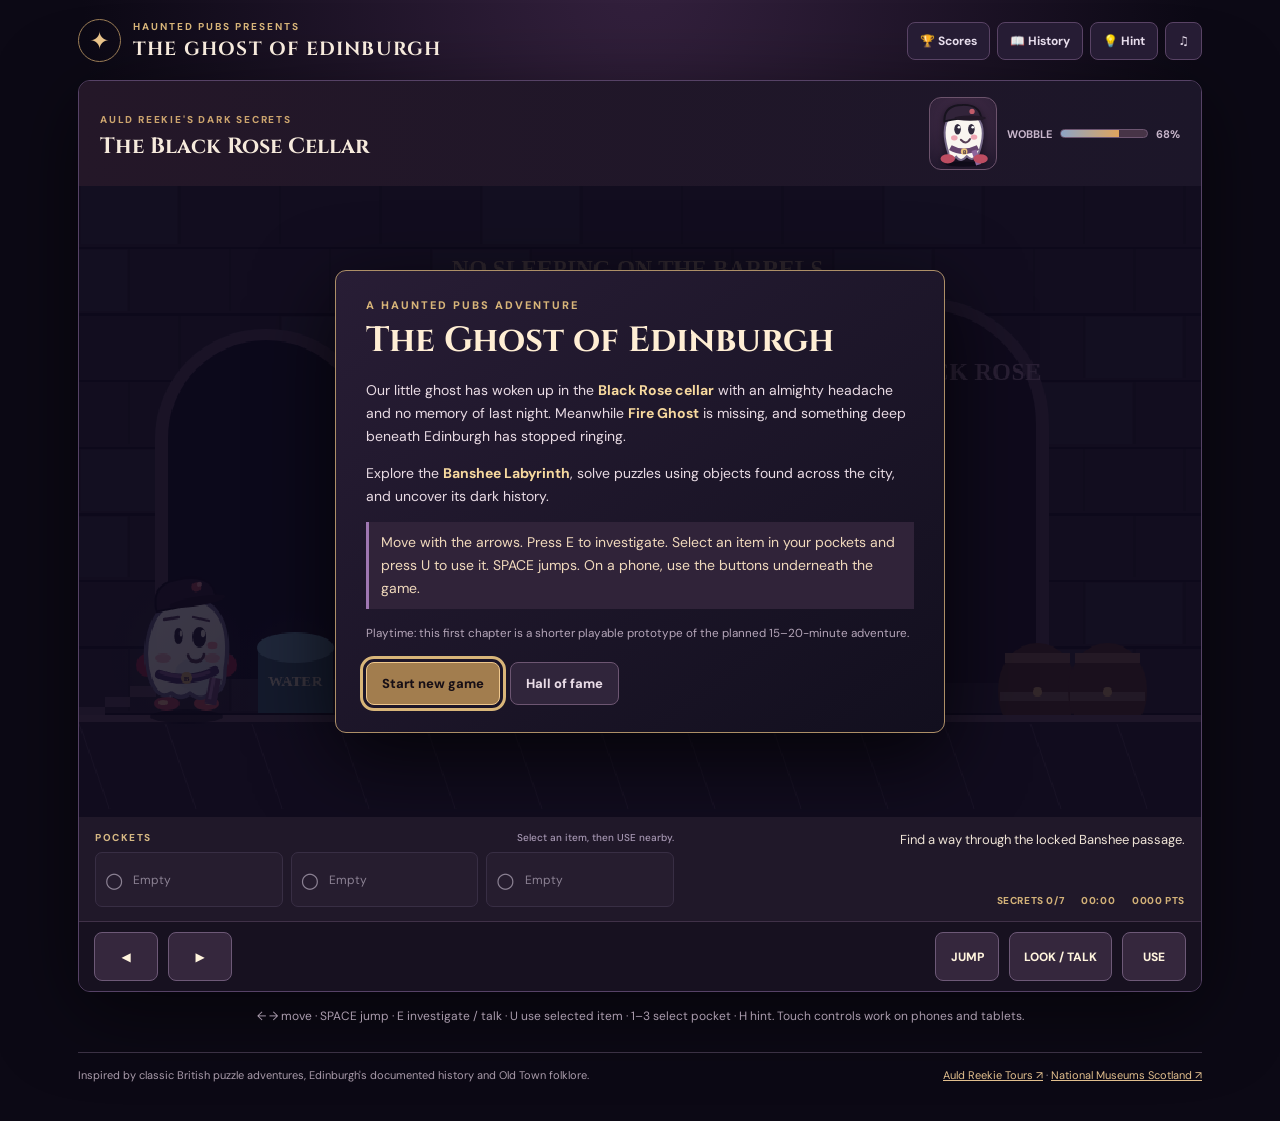
<file: ghost-of-edinburgh/index.html>
<!doctype html>
<html lang="en-GB">
<head>
  <meta charset="utf-8" />
  <meta name="viewport" content="width=device-width, initial-scale=1, viewport-fit=cover" />
  <meta name="theme-color" content="#0c0915" />
  <meta name="description" content="An Edinburgh dark-history adventure starring one wobbly ghost, Fire Ghost and a great many bad decisions." />
  <title>The Ghost of Edinburgh — Auld Reekie's Dark Secrets</title>
  <link rel="stylesheet" href="style.css?v=touch-fix-3" />
</head>
<body>
<div class="site">
  <header class="topbar">
    <div class="brand"><span class="sigil">✦</span><div><small>HAUNTED PUBS PRESENTS</small><strong>THE GHOST OF EDINBURGH</strong></div></div>
    <div class="top-actions"><button id="btn-leaderboard" type="button">🏆 <span>Scores</span></button><button id="btn-journal" type="button">📖 <span>History</span></button><button id="btn-hint" type="button">💡 <span>Hint</span></button><button id="btn-sound" type="button" aria-label="Toggle sound">♫</button></div>
  </header>

  <main>
    <div class="game-shell">
      <div class="game-header"><div><span class="eyebrow">AULD REEKIE'S DARK SECRETS</span><h1 id="room-title">The Black Rose Cellar</h1></div><div class="ghost-status"><button type="button" id="ghost-profile" class="ghost-portrait" aria-label="Hear what the ghost has to say" title="Tap for a ghostly remark"><svg viewBox="0 0 92 105" aria-hidden="true"><ellipse cx="46" cy="99" rx="27" ry="4" fill="#080713" opacity=".65"/><path d="M23 82Q9 39 29 24Q48 11 66 27Q83 44 69 83Q60 97 51 87Q42 98 35 88Q24 98 23 82Z" fill="#f9f5f0" stroke="#756888" stroke-width="3"/><path d="M17 31Q18 9 44 9Q71 8 73 30Q48 27 17 34Z" fill="#32243a" stroke="#17131e" stroke-width="3"/><ellipse cx="56" cy="29" rx="24" ry="4" fill="#211827"/><circle cx="59" cy="19" r="4" fill="#c15c6a"/><ellipse cx="32" cy="59" rx="5" ry="4" fill="#eea5b3"/><ellipse cx="62" cy="58" rx="5" ry="4" fill="#eea5b3"/><ellipse cx="37" cy="46" rx="5" ry="8" fill="#30293d"/><ellipse cx="58" cy="46" rx="5" ry="8" fill="#30293d"/><circle cx="39" cy="43" r="2" fill="white"/><circle cx="60" cy="43" r="2" fill="white"/><path d="M42 62Q50 71 56 61" fill="none" stroke="#563f55" stroke-width="3" stroke-linecap="round"/><path d="M26 74Q45 85 68 74" stroke="#65446e" stroke-width="8" fill="none"/><path d="M62 78L69 100" stroke="#8d659c" stroke-width="8"/><circle cx="47" cy="80" r="5" fill="#e7c27a"/><text x="47" y="83" font-size="8" fill="#37223a" text-anchor="middle" font-weight="bold">B</text><ellipse cx="22" cy="91" rx="11" ry="7" fill="#bd4d62"/><ellipse cx="72" cy="91" rx="11" ry="7" fill="#bd4d62"/></svg></button><div class="game-stat"><span>WOBBLE</span><div class="wobble-meter"><i id="wobble-fill"></i></div><b id="wobble-label">68%</b></div></div></div>
      <div class="canvas-wrap" id="canvas-wrap">
        <canvas id="game" width="960" height="540" role="img" aria-label="Retro pixel style Edinburgh adventure. Move with arrows, jump with Space, interact with E, use an inventory item with U."></canvas>
        <div id="toast" class="toast" aria-live="polite"></div>
        <div id="prompt" class="world-prompt" aria-live="polite"></div>
        <div id="modal" class="modal" hidden>
          <div class="modal-card" role="dialog" aria-modal="true" aria-labelledby="modal-title">
            <div class="modal-eyebrow" id="modal-eyebrow"></div><h2 id="modal-title"></h2><div class="modal-body" id="modal-body"></div><div class="modal-actions" id="modal-actions"></div>
          </div>
        </div>
      </div>
      <div class="below-canvas">
        <div class="inventory"><div class="inventory-head">POCKETS <span id="selected-label">Select an item, then USE near the object.</span></div><div id="inventory-slots" class="inventory-slots"></div></div>
        <div class="status"><span id="mission-text">Find your feet. Then find out what happened.</span><div class="status-sub"><span id="secret-count">SECRETS 0 / 7</span><span id="clock">00:00</span><span id="score">0000 PTS</span></div></div>
      </div>
      <div class="touch-controls" aria-label="Touch game controls"><div class="touch-move"><button data-control="left" aria-label="Move left">◀</button><button data-control="right" aria-label="Move right">▶</button></div><div class="touch-action"><button data-control="jump">JUMP</button><button data-control="interact">LOOK / TALK</button><button data-control="use">USE</button></div></div>
    </div>
    <p class="under-game">← → move · SPACE jump · E investigate / talk · U use selected item · 1–3 select pocket · H hint. Touch controls work on phones and tablets.</p>
    <footer><span>Inspired by classic British puzzle adventures, Edinburgh's documented history and Old Town folklore.</span><span><a href="https://www.auldreekietours.com/" target="_blank" rel="noopener noreferrer">Auld Reekie Tours ↗</a> · <a href="https://www.nms.ac.uk/" target="_blank" rel="noopener noreferrer">National Museums Scotland ↗</a></span></footer>
  </main>
</div>
<script src="game.js?v=ghost-front-or-side-6" defer></script>
</body>
</html>
</file>
<file: ghost-of-edinburgh/style.css>
@import url('https://fonts.googleapis.com/css2?family=Cinzel:wght@500;600;700;800&family=DM+Sans:wght@400;500;600;700&display=swap');
:root {color-scheme: dark;--bg:#0c0915;--panel:#191326;--ink:#f6eadc;--muted:#b2a4b6;--gold:#d8b579;--line:#524263;--purple:#a788da;--red:#b9585c}
* {box-sizing:border-box}body {margin:0;background:radial-gradient(ellipse at 50% -10%,#362240 0,transparent 62%),#0c0915;color:var(--ink);font-family:'DM Sans',system-ui,sans-serif;min-height:100dvh}button {font:inherit;cursor:pointer;-webkit-tap-highlight-color:transparent}button:focus-visible,a:focus-visible {outline:3px solid var(--gold);outline-offset:3px}a {color:#e2bf8e} .site {max-width:1160px;margin:0 auto;padding:0 18px 24px} .topbar {display:flex;justify-content:space-between;align-items:center;gap:10px;padding:19px 0 18px}.brand {display:flex;align-items:center;gap:12px}.brand .sigil {border:1px solid #9b7d56;color:#e9c38a;border-radius:50%;height:43px;width:43px;display:grid;place-items:center;font-size:24px}.brand small {display:block;color:var(--gold);font-size:10px;letter-spacing:2px;font-weight:700;margin-bottom:3px}.brand strong {font:700 19px 'Cinzel',Georgia,serif;letter-spacing:1.2px}.top-actions {display:flex;gap:7px}.top-actions button {background:#261c34;border:1px solid #594365;border-radius:8px;padding:10px 12px;color:#e7ddec;font-weight:700;font-size:12px}.top-actions button:hover {background:#3a294d}.game-shell {background:#171120;border:1px solid #564266;border-radius:12px;overflow:hidden;box-shadow:0 18px 80px #0008}.game-header {display:flex;align-items:center;justify-content:space-between;gap:12px;padding:16px 21px;background:linear-gradient(90deg,#241728,#1c1629)}.eyebrow {color:#cca46e;letter-spacing:1.8px;font-size:10px;font-weight:800}.game-header h1 {font:700 22px 'Cinzel',Georgia,serif;margin:4px 0 0}.game-stat {display:grid;grid-template-columns:auto 88px auto;gap:8px;align-items:center;font-size:11px;font-weight:700;color:#c8b6cb}.wobble-meter {height:9px;background:#473447;overflow:hidden;border-radius:20px;border:1px solid #6d5571}.wobble-meter i {display:block;height:100%;width:68%;background:linear-gradient(90deg,#8da4c6,#e0a45d);transition:width .4s}.canvas-wrap {position:relative;background:#141122;aspect-ratio:16/9;overflow:hidden}.canvas-wrap canvas {display:block;width:100%;height:100%;image-rendering:pixelated}.toast {position:absolute;left:50%;top:12px;transform:translateX(-50%);max-width:85%;border:1px solid #b69a70;background:#1b1422ef;padding:9px 18px;text-align:center;color:#ffe5b5;border-radius:7px;font-size:13px;pointer-events:none;opacity:0;transition:opacity .2s}.toast.show {opacity:1}.world-prompt {position:absolute;bottom:12px;left:50%;transform:translateX(-50%);max-width:92%;background:#191126ef;border:1px solid #765b77;padding:7px 12px;border-radius:8px;color:#f4d9a8;font-size:12px;text-align:center;white-space:nowrap;overflow:hidden;text-overflow:ellipsis;pointer-events:none}.world-prompt:empty {display:none}.below-canvas {display:grid;grid-template-columns:1.16fr 1fr;gap:12px;padding:14px 16px;background:#201829}.inventory-head {font-size:10px;color:#d6b883;font-weight:800;letter-spacing:1.5px;display:flex;justify-content:space-between;gap:8px}.inventory-head span {color:#a697b2;font-weight:500;letter-spacing:0;text-align:right}.inventory-slots {display:flex;gap:8px;margin-top:8px}.slot {color:#e4d8ea;display:flex;gap:10px;align-items:center;justify-content:flex-start;text-align:left;min-height:55px;min-width:0;flex:1;border:1px solid #4d405b;background:#2b2235;border-radius:7px;padding:9px;font-size:12px}.slot.selected {border-color:#f5bf6e;box-shadow:inset 0 0 0 1px #f5bf6e}.slot .emoji {font-size:21px}.slot.empty {opacity:.55}.status {display:flex;justify-content:space-between;flex-direction:column;gap:8px;align-items:flex-end;text-align:right}.status #mission-text {font-size:13px;color:#eee3d6}.status-sub {display:flex;gap:17px;color:#d2b178;font-size:10px;letter-spacing:.6px;font-weight:800}.touch-controls {display:flex;justify-content:space-between;background:#171120;padding:10px 15px;border-top:1px solid #403148;gap:10px;touch-action:none}.touch-controls>div {display:flex;gap:10px}.touch-controls button {border:1px solid #6d5977;border-radius:8px;background:#35273d;color:#fff4dd;font-size:12px;font-weight:800;min-height:49px;min-width:64px;padding:0 14px;touch-action:none;user-select:none}.touch-controls button:active,.touch-controls button.active {background:#77577f;border-color:#e6bc7e}.under-game {font-size:12px;color:#a99bac;line-height:1.7;text-align:center;margin:14px 0 25px}footer {padding:14px 0;border-top:1px solid #3b3144;display:flex;gap:18px;justify-content:space-between;color:#a99baa;font-size:11px;line-height:1.5}.modal {position:absolute;inset:0;background:#0b071acc;display:flex;justify-content:center;align-items:center;z-index:4;padding:18px;overflow:auto}.modal[hidden] {display:none}.modal-card {width:min(610px,100%);max-height:100%;overflow:auto;border:1px solid #ad8f67;background:linear-gradient(145deg,#281d35,#120f1e);padding:27px 30px;border-radius:11px;box-shadow:0 25px 80px #000b}.modal-eyebrow {font-size:11px;letter-spacing:2px;font-weight:800;color:var(--gold);margin-bottom:8px}.modal-card h2 {font:700 clamp(22px,3.5vw,35px) 'Cinzel',Georgia,serif;line-height:1.2;margin:0 0 17px;color:#ffeed4}.modal-body {font-size:14px;line-height:1.65;color:#e9dbe4}.modal-body p {margin:0 0 14px}.modal-body strong {color:#f7d99f}.modal-body .aside {border-left:3px solid #9f77b2;padding:9px 12px;background:#302339;color:#f0d9bc;margin:12px 0}.modal-body small {color:#b5a6b9}.modal-body .entry {padding:10px 0;border-bottom:1px solid #46364e}.modal-body .entry h3 {font-size:14px;color:#e1c28e;margin:0 0 5px}.modal-body .entry p {margin:0}.modal-actions {display:flex;flex-wrap:wrap;gap:10px;margin-top:18px}.modal-actions button {background:#a27d4e;border:1px solid #f0c88d;color:#170f16;font-size:13px;font-weight:800;border-radius:8px;padding:12px 15px}.modal-actions button.secondary {background:#30253b;color:#e9dce7;border-color:#6d5672}.modal-actions button:hover {filter:brightness(1.15)}.modal-body input {width:100%;border-radius:6px;background:#150d1c;border:1px solid #a1838c;font:inherit;color:#fff;padding:11px 13px;margin:5px 0 6px}.leaderboard {width:100%;border-collapse:collapse}.leaderboard th,.leaderboard td {border-bottom:1px solid #4c3a52;padding:8px 4px;text-align:left}.leaderboard th:last-child,.leaderboard td:last-child {text-align:right}.pills {display:flex;gap:9px;margin:0 0 12px}.pills button {border:1px solid #755e78;background:#30213c;color:#e9dbe6;border-radius:7px;padding:7px 12px}.pills button.active {color:#241625;background:#ebc78a;border-color:#ebc78a}@media(max-width:720px) {.site {padding:0 7px 20px}.topbar {padding:12px 4px}.brand .sigil {width:31px;height:31px;font-size:16px}.brand {gap:7px}.brand small {font-size:8px;letter-spacing:1px}.brand strong {font-size:12px;letter-spacing:.2px}.top-actions {gap:3px}.top-actions button {padding:9px;font-size:12px}.top-actions button span {display:none}.game-header {padding:10px 11px}.game-header h1 {font-size:15px}.eyebrow {font-size:8px}.game-stat {grid-template-columns:54px 40px;gap:2px 6px;text-align:right;font-size:9px}.wobble-meter {height:7px}.game-stat b {grid-column:2}.below-canvas {grid-template-columns:1fr;padding:9px}.inventory-head {font-size:9px}.slot {min-height:44px;padding:7px;font-size:11px}.slot .emoji {font-size:18px}.status {flex-direction:row;text-align:left;align-items:center}.status #mission-text {font-size:11px}.status-sub {gap:9px;font-size:9px}.touch-controls {padding:7px;gap:5px}.touch-controls button {min-width:44px;min-height:48px;padding:0 8px;font-size:10px}.touch-controls>div {gap:5px}.under-game {font-size:10px;margin:12px 8px}footer {flex-direction:column;gap:8px;padding:12px 8px}.modal-card {padding:15px}.modal-card h2 {font-size:21px}.modal-body {font-size:12px}.world-prompt {font-size:10px;bottom:5px;padding:4px 6px}.toast {font-size:10px;padding:5px}.modal-actions button {padding:9px 11px}}

/* The main character has his own animated status portrait: readable even on phones. */
.ghost-status{display:flex;align-items:center;gap:10px}.ghost-portrait{padding:0;width:68px;height:73px;flex-shrink:0;border:1px solid #6c536c;border-radius:12px;background:radial-gradient(circle at 50% 30%,#48304c,#21182d);display:grid;place-items:center;overflow:hidden;cursor:pointer}.ghost-portrait svg{height:69px;width:65px;filter:drop-shadow(0 2px 5px #080713bb);animation:ghost-portrait-bob 2.8s ease-in-out infinite}.ghost-portrait:focus-visible{outline:3px solid #e7c27a}.ghost-portrait:hover{border-color:#d9ae81}.ghost-portrait.wobbly svg{animation:ghost-portrait-wobble 1.6s ease-in-out infinite}.ghost-portrait.happy{box-shadow:0 0 20px #7fd3c04d;border-color:#94d9cb}@keyframes ghost-portrait-bob{0%,100%{transform:translateY(1px) rotate(-2deg)}50%{transform:translateY(-3px) rotate(2deg)}}@keyframes ghost-portrait-wobble{0%,100%{transform:translateY(1px) rotate(-7deg)}50%{transform:translateY(-2px) rotate(7deg)}}@media(max-width:720px){.ghost-status{gap:5px}.ghost-portrait{width:45px;height:52px;border-radius:7px}.ghost-portrait svg{height:50px;width:44px}}@media(prefers-reduced-motion:reduce){.ghost-portrait svg{animation:none!important}}
/* Keep iOS Safari from selecting the button glyphs or showing its Copy callout. */
.touch-controls,.touch-controls button,.touch-controls button *{-webkit-touch-callout:none!important;-webkit-user-select:none!important;user-select:none!important;-webkit-user-drag:none!important;touch-action:none}
</file>
